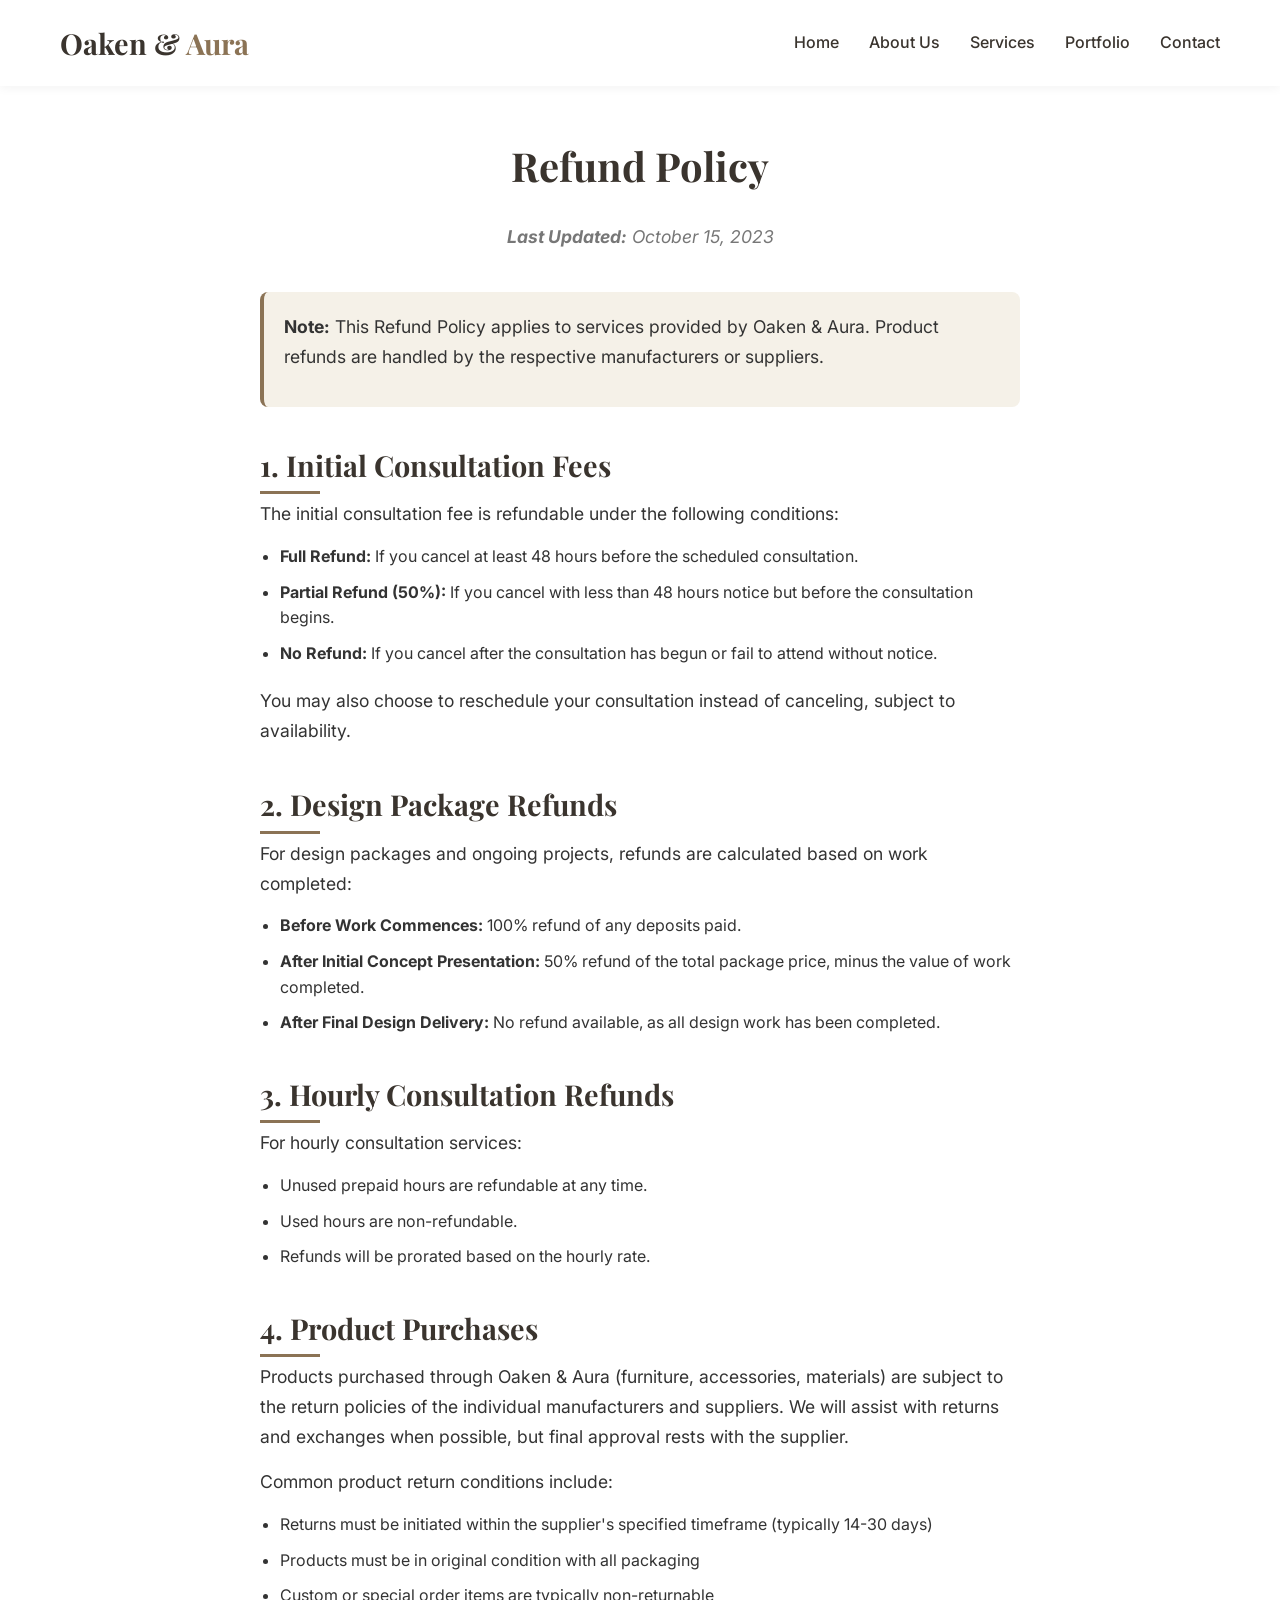
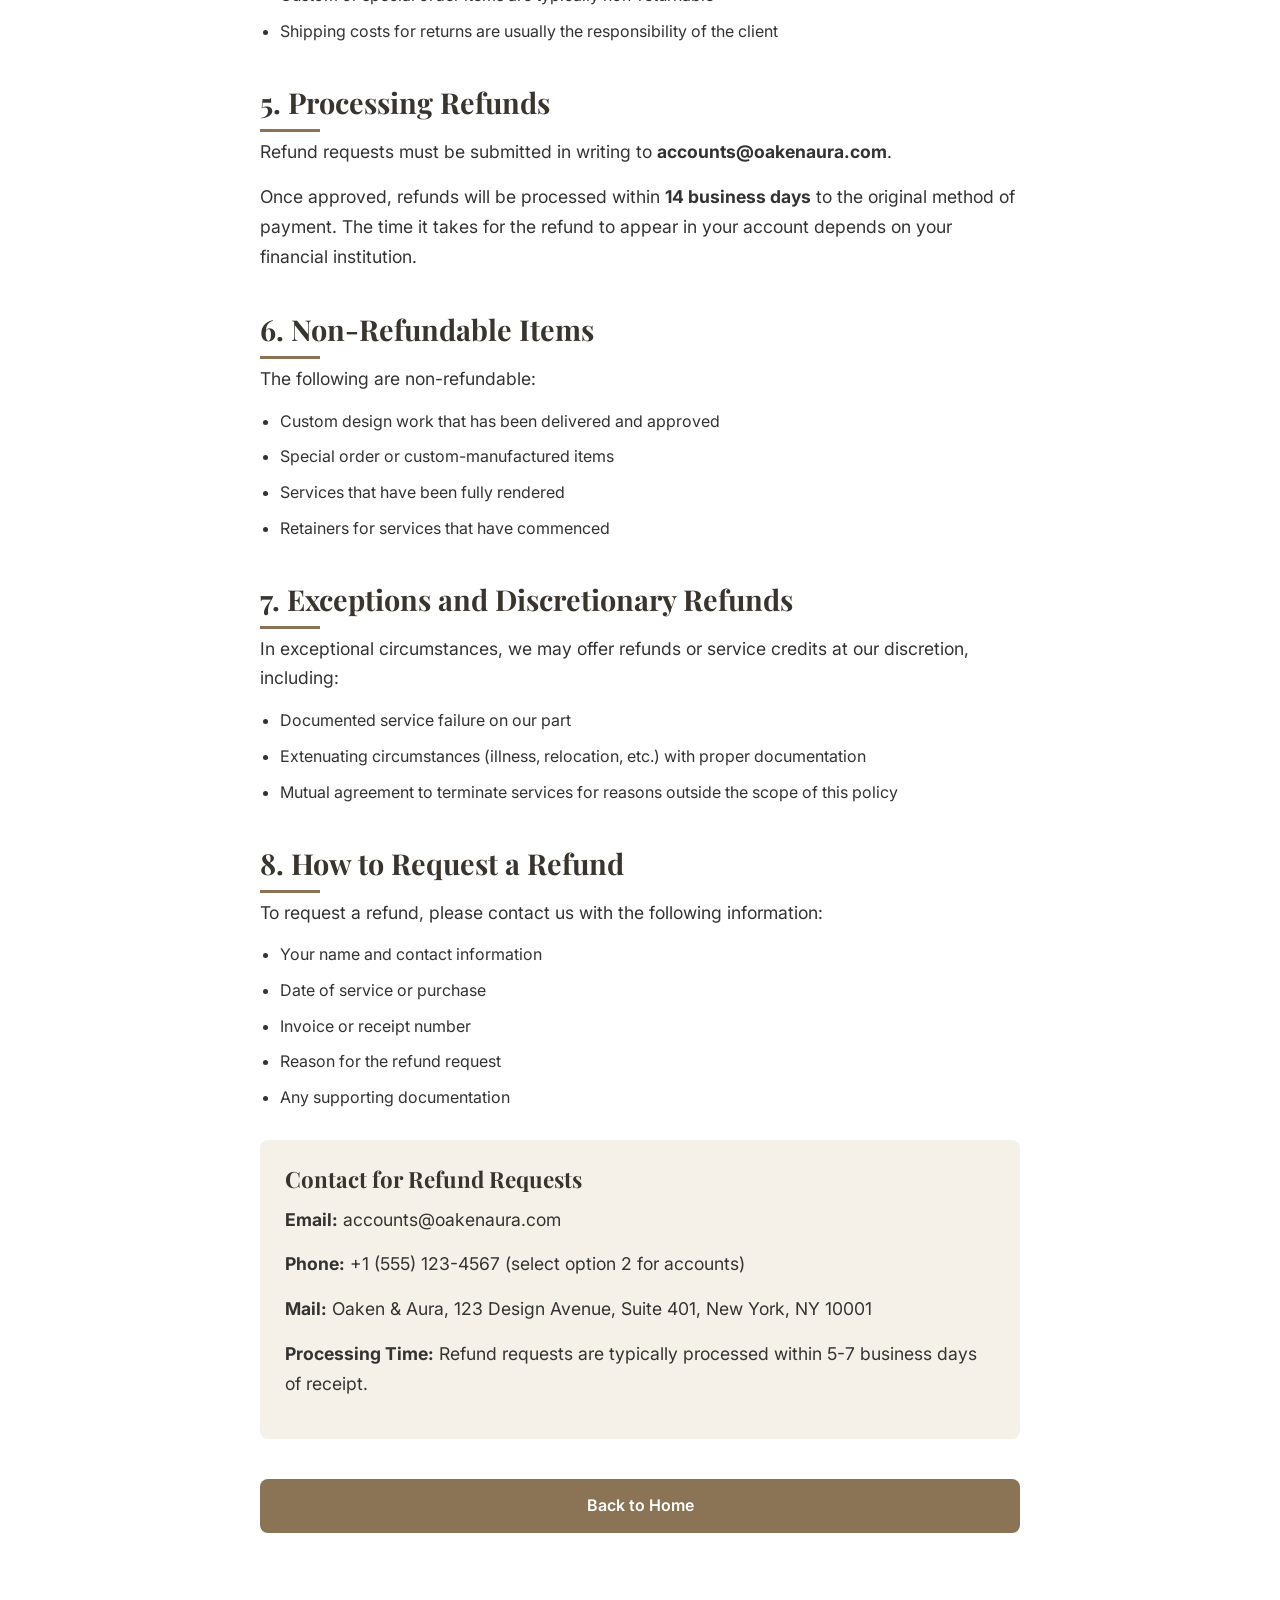
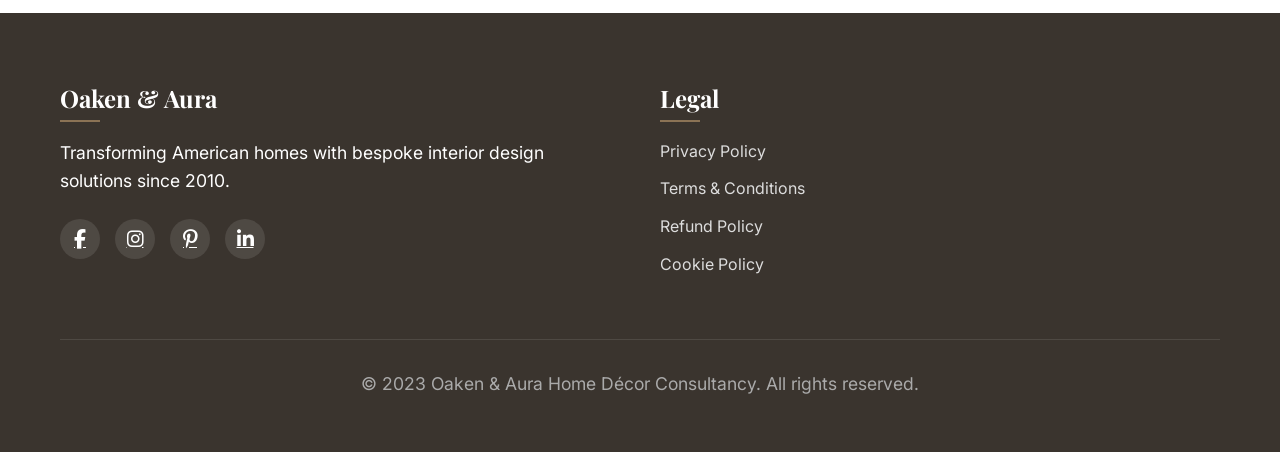
<file: public/cookie-policy.html>
<!DOCTYPE html>
<html lang="en">
<head>
    <meta charset="UTF-8">
    <meta name="viewport" content="width=device-width, initial-scale=1.0">
    <title>Refund Policy | Oaken & Aura</title>
    <meta name="description" content="Refund Policy for Oaken & Aura Home Décor Consultancy services.">
    <link rel="preconnect" href="https://fonts.googleapis.com">
    <link rel="preconnect" href="https://fonts.gstatic.com" crossorigin>
    <link href="https://fonts.googleapis.com/css2?family=Playfair+Display:wght@400;500;700&family=Inter:wght@300;400;500;600&display=swap" rel="stylesheet">
    <link rel="stylesheet" href="https://cdnjs.cloudflare.com/ajax/libs/font-awesome/6.4.0/css/all.min.css">
    <link rel="stylesheet" href="css/style.css">
    <link rel="stylesheet" href="css/policies.css">
</head>
<body>
    <!-- Header -->
    <header>
        <div class="container header-container">
            <a href="index.html" class="logo">Oaken & <span>Aura</span></a>
            <div class="mobile-toggle" id="mobileToggle">
                <i class="fas fa-bars"></i>
            </div>
            <nav>
                <ul id="navMenu">
                    <li><a href="index.html">Home</a></li>
                    <li><a href="index.html#about">About Us</a></li>
                    <li><a href="index.html#services">Services</a></li>
                    <li><a href="index.html#portfolio">Portfolio</a></li>
                    <li><a href="index.html#contact">Contact</a></li>
                </ul>
            </nav>
        </div>
    </header>

    <!-- Refund Policy Content -->
    <div class="policy-container">
        <h1>Refund Policy</h1>
        <p class="last-updated"><strong>Last Updated:</strong> October 15, 2023</p>
        
        <div class="policy-note">
            <p><strong>Note:</strong> This Refund Policy applies to services provided by Oaken & Aura. Product refunds are handled by the respective manufacturers or suppliers.</p>
        </div>
        
        <h2>1. Initial Consultation Fees</h2>
        <p>The initial consultation fee is refundable under the following conditions:</p>
        <ul>
            <li><strong>Full Refund:</strong> If you cancel at least 48 hours before the scheduled consultation.</li>
            <li><strong>Partial Refund (50%):</strong> If you cancel with less than 48 hours notice but before the consultation begins.</li>
            <li><strong>No Refund:</strong> If you cancel after the consultation has begun or fail to attend without notice.</li>
        </ul>
        <p>You may also choose to reschedule your consultation instead of canceling, subject to availability.</p>
        
        <h2>2. Design Package Refunds</h2>
        <p>For design packages and ongoing projects, refunds are calculated based on work completed:</p>
        <ul>
            <li><strong>Before Work Commences:</strong> 100% refund of any deposits paid.</li>
            <li><strong>After Initial Concept Presentation:</strong> 50% refund of the total package price, minus the value of work completed.</li>
            <li><strong>After Final Design Delivery:</strong> No refund available, as all design work has been completed.</li>
        </ul>
        
        <h2>3. Hourly Consultation Refunds</h2>
        <p>For hourly consultation services:</p>
        <ul>
            <li>Unused prepaid hours are refundable at any time.</li>
            <li>Used hours are non-refundable.</li>
            <li>Refunds will be prorated based on the hourly rate.</li>
        </ul>
        
        <h2>4. Product Purchases</h2>
        <p>Products purchased through Oaken & Aura (furniture, accessories, materials) are subject to the return policies of the individual manufacturers and suppliers. We will assist with returns and exchanges when possible, but final approval rests with the supplier.</p>
        <p>Common product return conditions include:</p>
        <ul>
            <li>Returns must be initiated within the supplier's specified timeframe (typically 14-30 days)</li>
            <li>Products must be in original condition with all packaging</li>
            <li>Custom or special order items are typically non-returnable</li>
            <li>Shipping costs for returns are usually the responsibility of the client</li>
        </ul>
        
        <h2>5. Processing Refunds</h2>
        <p>Refund requests must be submitted in writing to <strong>accounts@oakenaura.com</strong>.</p>
        <p>Once approved, refunds will be processed within <strong>14 business days</strong> to the original method of payment. The time it takes for the refund to appear in your account depends on your financial institution.</p>
        
        <h2>6. Non-Refundable Items</h2>
        <p>The following are non-refundable:</p>
        <ul>
            <li>Custom design work that has been delivered and approved</li>
            <li>Special order or custom-manufactured items</li>
            <li>Services that have been fully rendered</li>
            <li>Retainers for services that have commenced</li>
        </ul>
        
        <h2>7. Exceptions and Discretionary Refunds</h2>
        <p>In exceptional circumstances, we may offer refunds or service credits at our discretion, including:</p>
        <ul>
            <li>Documented service failure on our part</li>
            <li>Extenuating circumstances (illness, relocation, etc.) with proper documentation</li>
            <li>Mutual agreement to terminate services for reasons outside the scope of this policy</li>
        </ul>
        
        <h2>8. How to Request a Refund</h2>
        <p>To request a refund, please contact us with the following information:</p>
        <ul>
            <li>Your name and contact information</li>
            <li>Date of service or purchase</li>
            <li>Invoice or receipt number</li>
            <li>Reason for the refund request</li>
            <li>Any supporting documentation</li>
        </ul>
        
        <div class="policy-contact-info">
            <h3>Contact for Refund Requests</h3>
            <p><strong>Email:</strong> accounts@oakenaura.com</p>
            <p><strong>Phone:</strong> +1 (555) 123-4567 (select option 2 for accounts)</p>
            <p><strong>Mail:</strong> Oaken & Aura, 123 Design Avenue, Suite 401, New York, NY 10001</p>
            <p><strong>Processing Time:</strong> Refund requests are typically processed within 5-7 business days of receipt.</p>
        </div>
        
        <a href="index.html" class="btn back-to-home">Back to Home</a>
    </div>

    <!-- Footer -->
    <footer>
        <div class="container">
            <div class="footer-content">
                <div class="footer-col">
                    <h3>Oaken & Aura</h3>
                    <p>Transforming American homes with bespoke interior design solutions since 2010.</p>
                    <div class="social-links">
                        <a href="#" aria-label="Facebook"><i class="fab fa-facebook-f"></i></a>
                        <a href="#" aria-label="Instagram"><i class="fab fa-instagram"></i></a>
                        <a href="#" aria-label="Pinterest"><i class="fab fa-pinterest-p"></i></a>
                        <a href="#" aria-label="LinkedIn"><i class="fab fa-linkedin-in"></i></a>
                    </div>
                </div>
                <div class="footer-col">
                    <h3>Legal</h3>
                    <ul class="footer-links">
                        <li><a href="privacy-policy.html">Privacy Policy</a></li>
                        <li><a href="terms-conditions.html">Terms & Conditions</a></li>
                        <li><a href="refund-policy.html">Refund Policy</a></li>
                        <li><a href="cookie-policy.html">Cookie Policy</a></li>
                    </ul>
                </div>
            </div>
            <div class="copyright">
                <p>&copy; 2023 Oaken & Aura Home Décor Consultancy. All rights reserved.</p>
            </div>
        </div>
    </footer>

    <script src="js/main.js"></script>
</body>
</html>
</file>
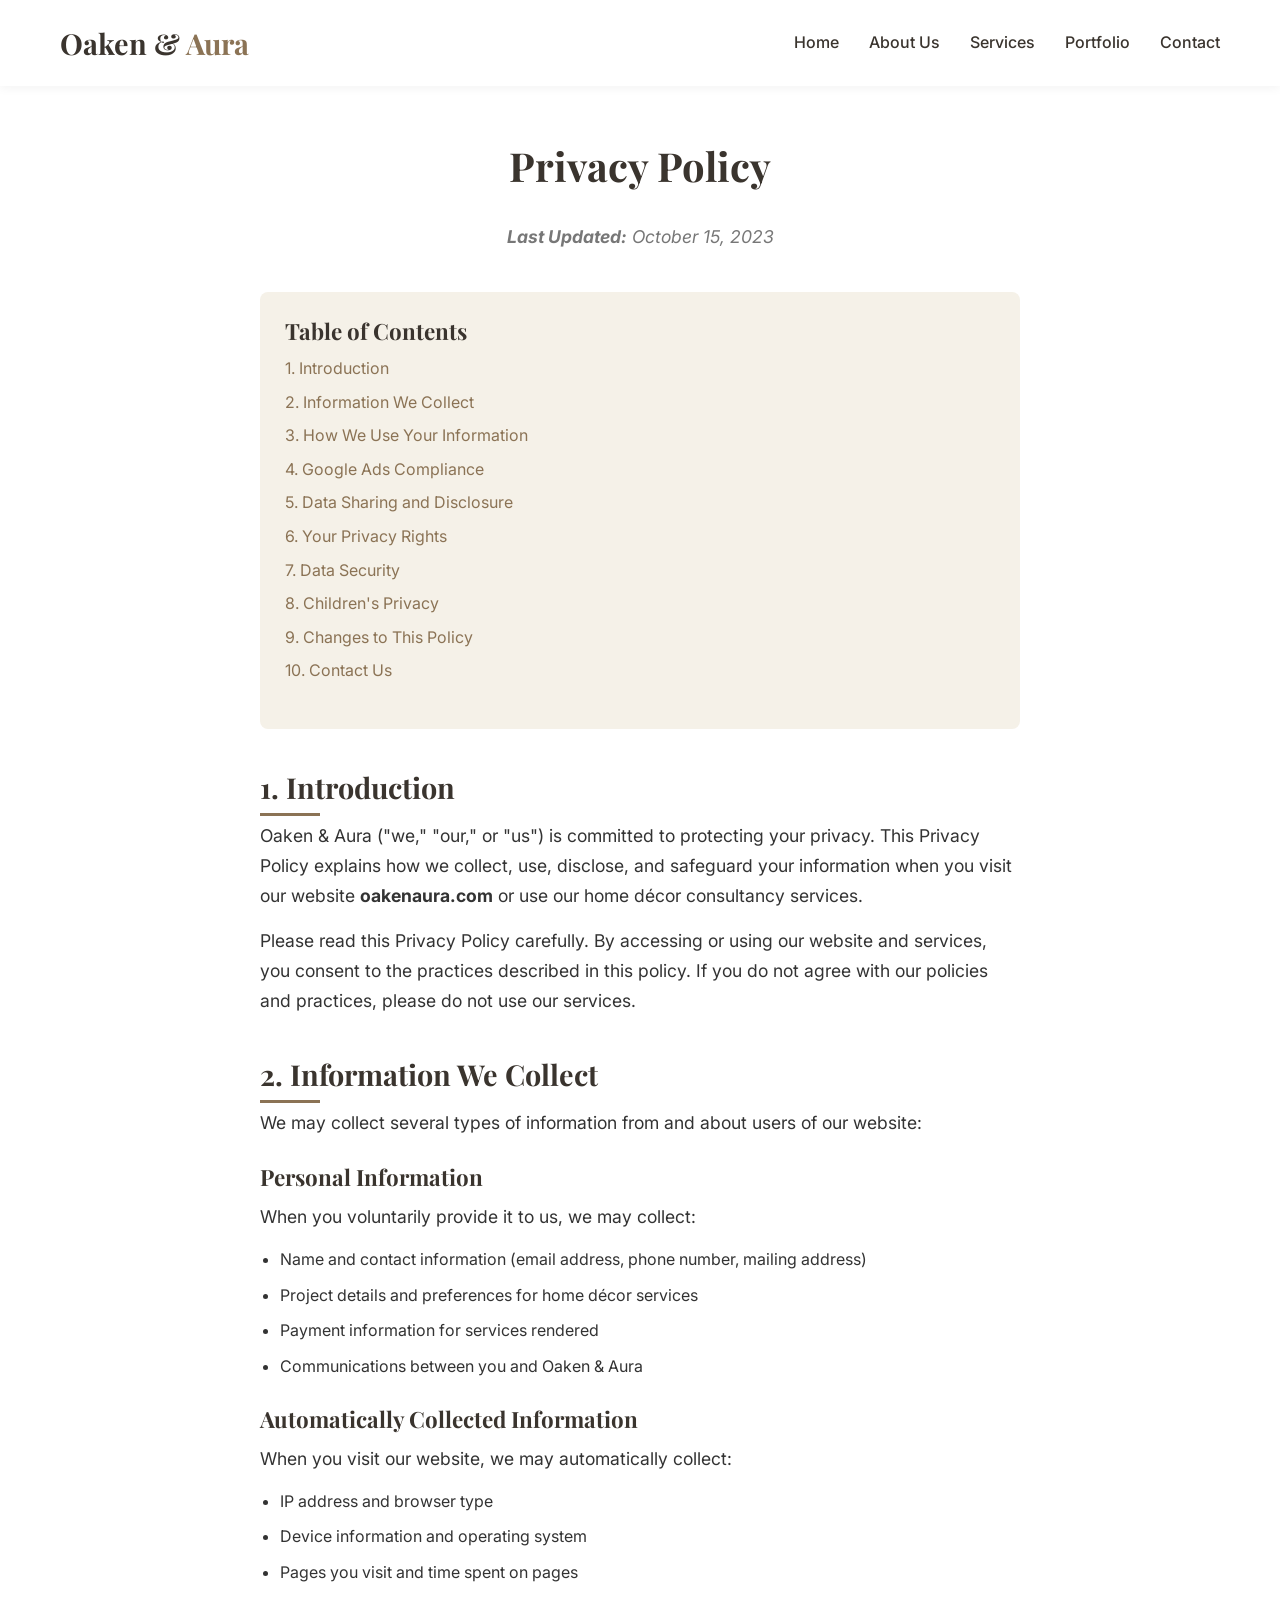
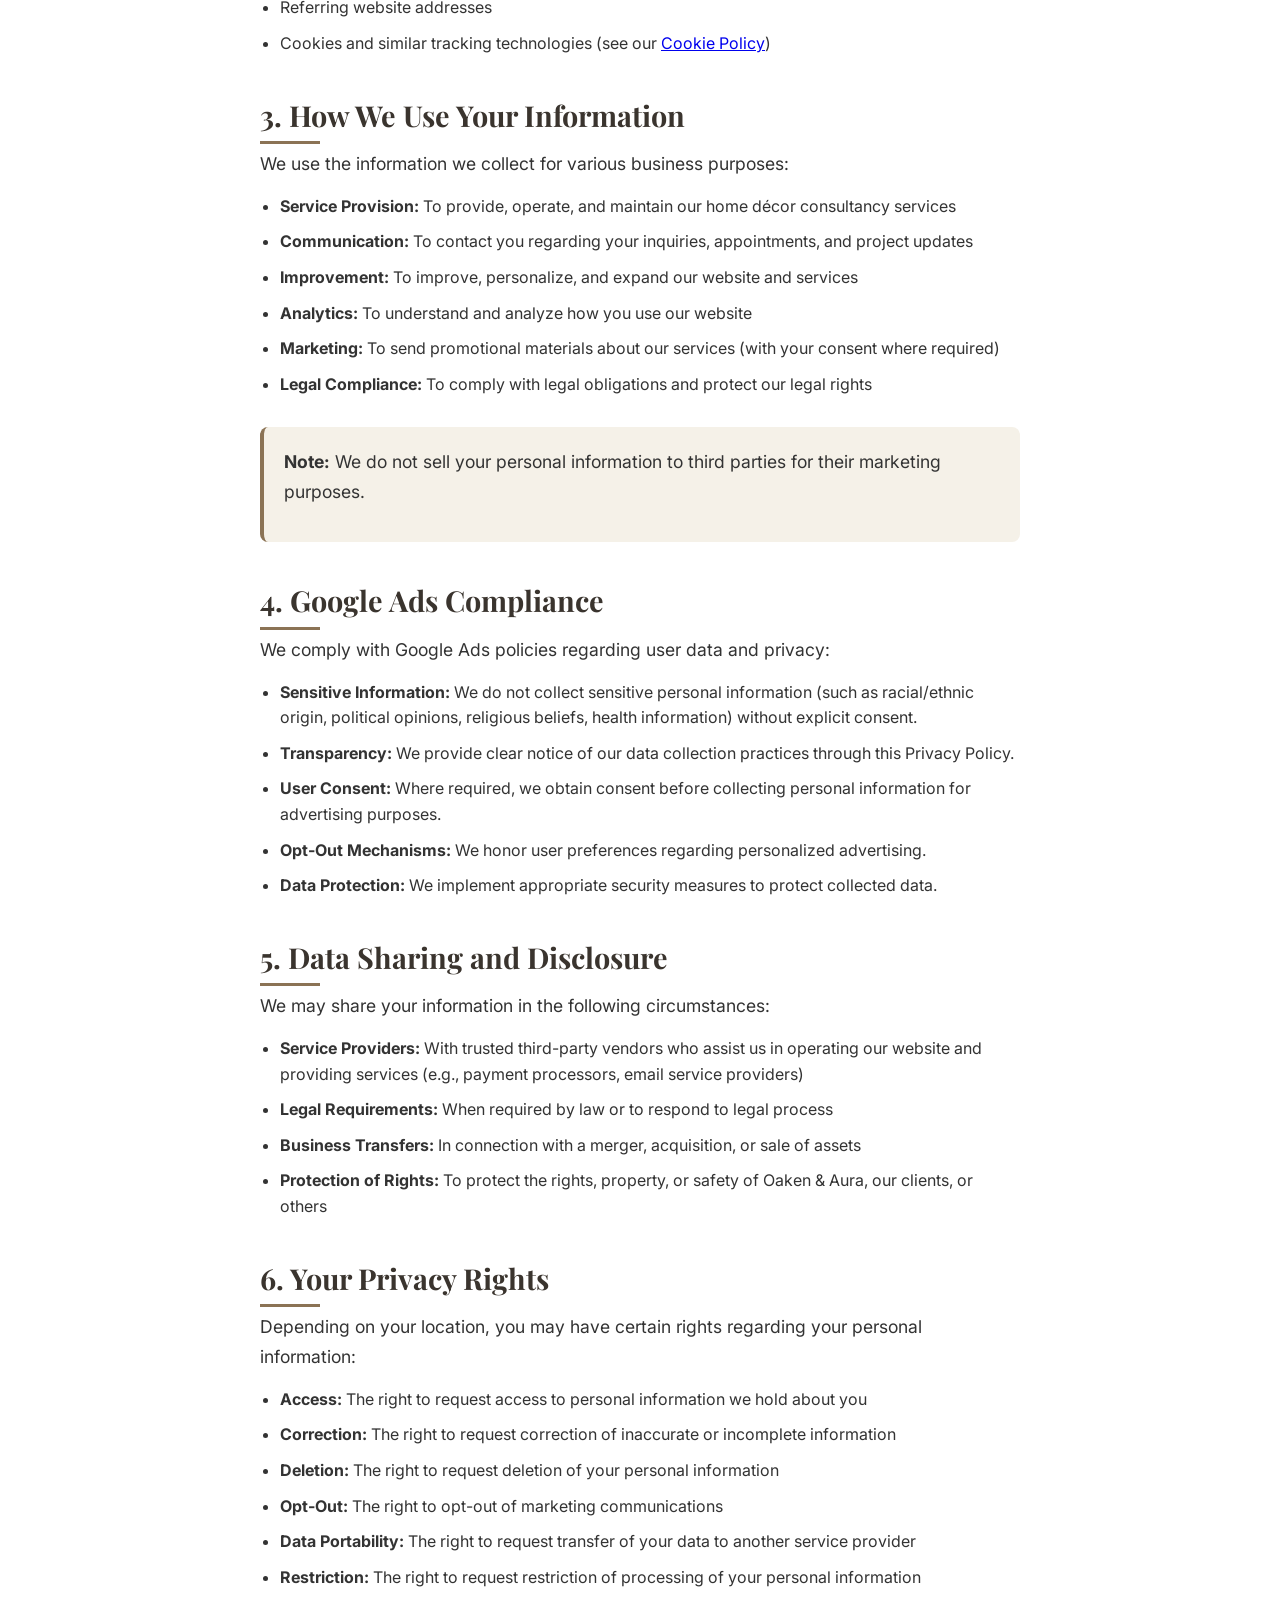
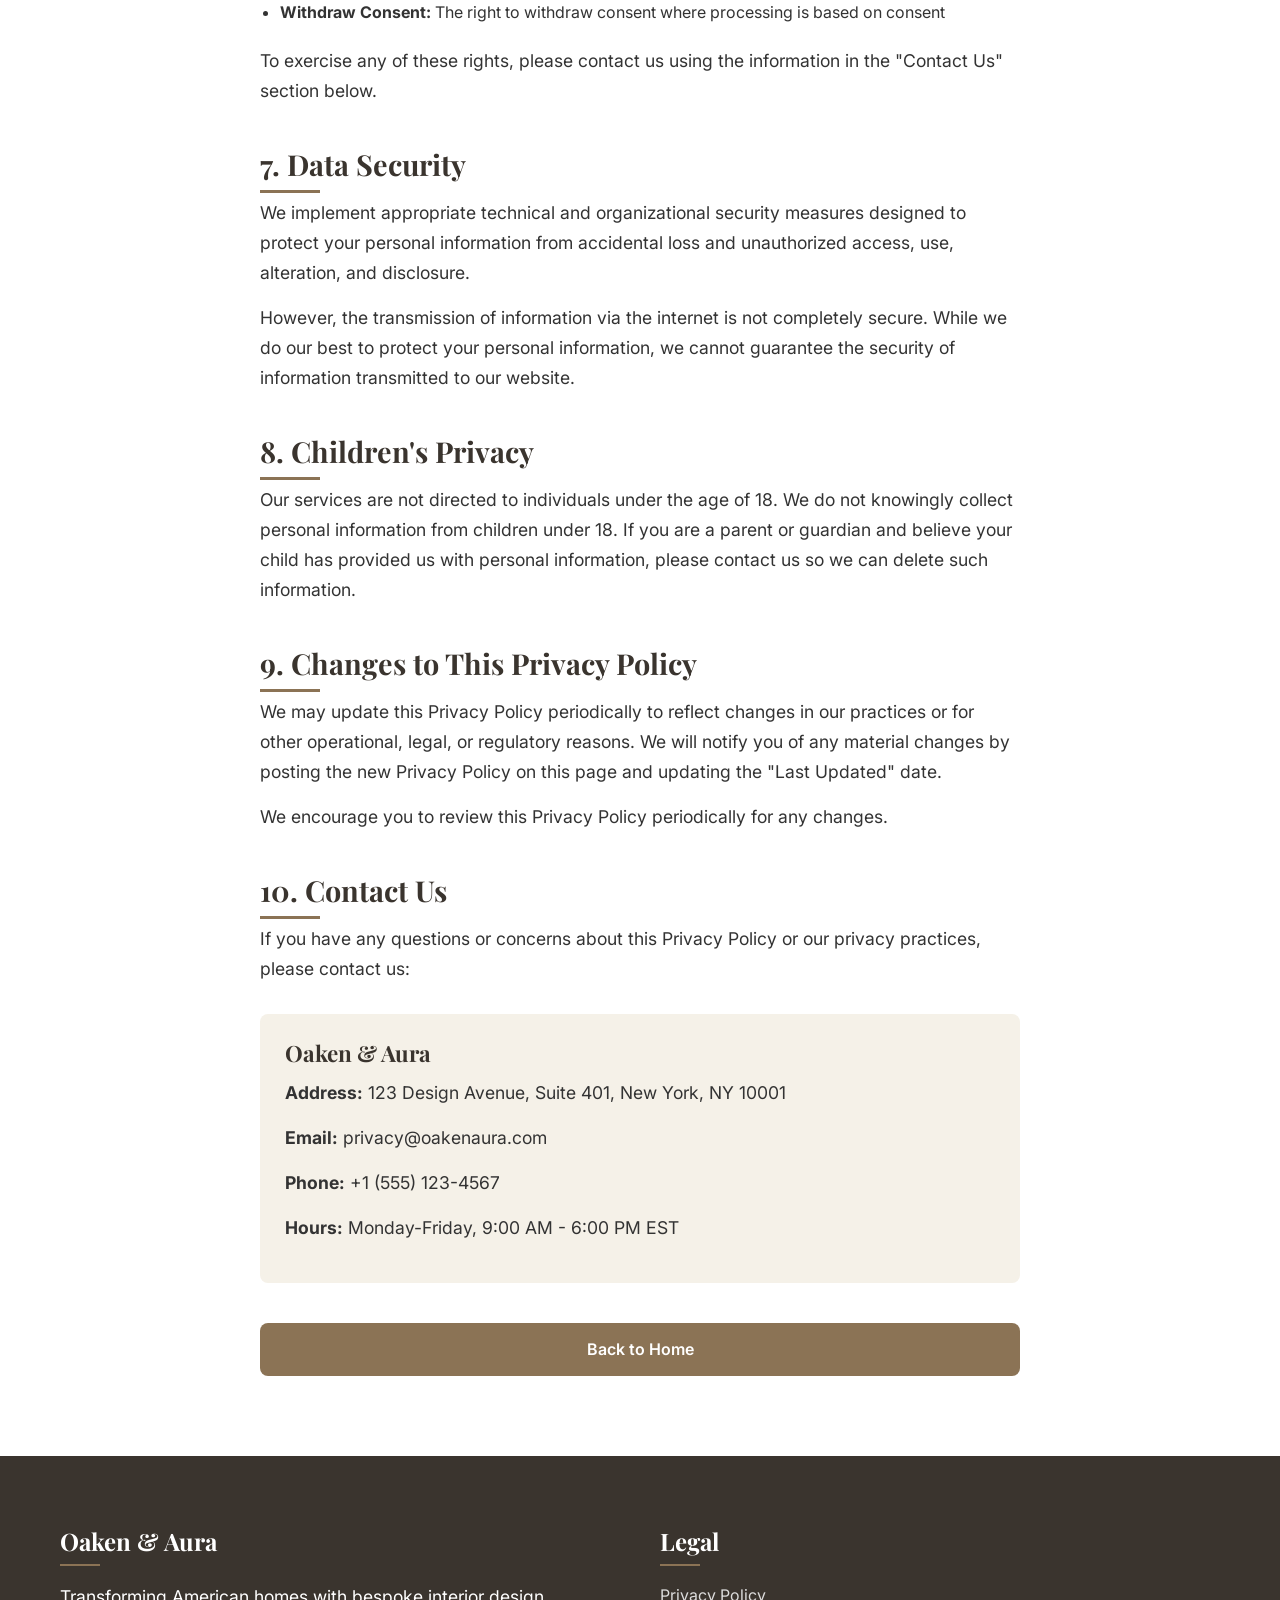
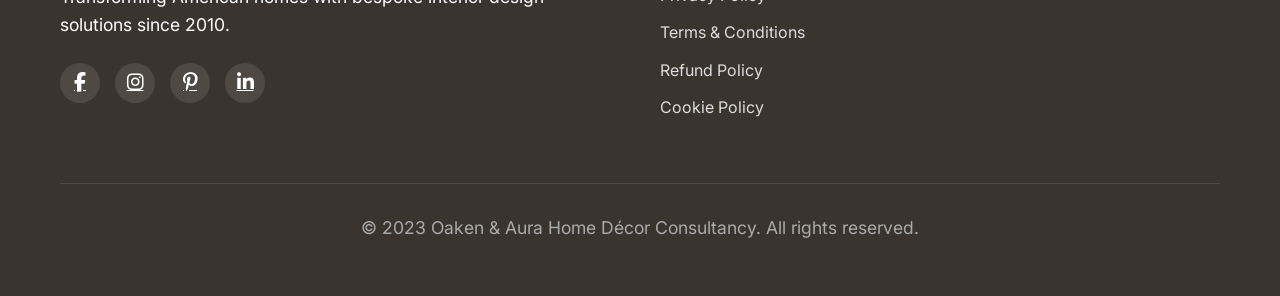
<file: public/privacy-policy.html>
<!DOCTYPE html>
<html lang="en">
<head>
    <meta charset="UTF-8">
    <meta name="viewport" content="width=device-width, initial-scale=1.0">
    <title>Privacy Policy | Oaken & Aura</title>
    <meta name="description" content="Privacy Policy for Oaken & Aura Home Décor Consultancy. Learn how we collect, use, and protect your personal information.">
    <link rel="preconnect" href="https://fonts.googleapis.com">
    <link rel="preconnect" href="https://fonts.gstatic.com" crossorigin>
    <link href="https://fonts.googleapis.com/css2?family=Playfair+Display:wght@400;500;700&family=Inter:wght@300;400;500;600&display=swap" rel="stylesheet">
    <link rel="stylesheet" href="https://cdnjs.cloudflare.com/ajax/libs/font-awesome/6.4.0/css/all.min.css">
    <link rel="stylesheet" href="css/style.css">
    <link rel="stylesheet" href="css/policies.css">
</head>
<body>
    <!-- Header -->
    <header>
        <div class="container header-container">
            <a href="index.html" class="logo">Oaken & <span>Aura</span></a>
            <div class="mobile-toggle" id="mobileToggle">
                <i class="fas fa-bars"></i>
            </div>
            <nav>
                <ul id="navMenu">
                    <li><a href="index.html">Home</a></li>
                    <li><a href="index.html#about">About Us</a></li>
                    <li><a href="index.html#services">Services</a></li>
                    <li><a href="index.html#portfolio">Portfolio</a></li>
                    <li><a href="index.html#contact">Contact</a></li>
                </ul>
            </nav>
        </div>
    </header>

    <!-- Privacy Policy Content -->
    <div class="policy-container">
        <h1>Privacy Policy</h1>
        <p class="last-updated"><strong>Last Updated:</strong> October 15, 2023</p>
        
        <div class="table-of-contents">
            <h3>Table of Contents</h3>
            <ul>
                <li><a href="#introduction">1. Introduction</a></li>
                <li><a href="#information-collected">2. Information We Collect</a></li>
                <li><a href="#how-we-use">3. How We Use Your Information</a></li>
                <li><a href="#google-ads">4. Google Ads Compliance</a></li>
                <li><a href="#data-sharing">5. Data Sharing and Disclosure</a></li>
                <li><a href="#your-rights">6. Your Privacy Rights</a></li>
                <li><a href="#data-security">7. Data Security</a></li>
                <li><a href="#children-privacy">8. Children's Privacy</a></li>
                <li><a href="#changes">9. Changes to This Policy</a></li>
                <li><a href="#contact-us">10. Contact Us</a></li>
            </ul>
        </div>
        
        <h2 id="introduction">1. Introduction</h2>
        <p>Oaken & Aura ("we," "our," or "us") is committed to protecting your privacy. This Privacy Policy explains how we collect, use, disclose, and safeguard your information when you visit our website <strong>oakenaura.com</strong> or use our home décor consultancy services.</p>
        <p>Please read this Privacy Policy carefully. By accessing or using our website and services, you consent to the practices described in this policy. If you do not agree with our policies and practices, please do not use our services.</p>
        
        <h2 id="information-collected">2. Information We Collect</h2>
        <p>We may collect several types of information from and about users of our website:</p>
        
        <h3>Personal Information</h3>
        <p>When you voluntarily provide it to us, we may collect:</p>
        <ul>
            <li>Name and contact information (email address, phone number, mailing address)</li>
            <li>Project details and preferences for home décor services</li>
            <li>Payment information for services rendered</li>
            <li>Communications between you and Oaken & Aura</li>
        </ul>
        
        <h3>Automatically Collected Information</h3>
        <p>When you visit our website, we may automatically collect:</p>
        <ul>
            <li>IP address and browser type</li>
            <li>Device information and operating system</li>
            <li>Pages you visit and time spent on pages</li>
            <li>Referring website addresses</li>
            <li>Cookies and similar tracking technologies (see our <a href="cookie-policy.html">Cookie Policy</a>)</li>
        </ul>
        
        <h2 id="how-we-use">3. How We Use Your Information</h2>
        <p>We use the information we collect for various business purposes:</p>
        <ul>
            <li><strong>Service Provision:</strong> To provide, operate, and maintain our home décor consultancy services</li>
            <li><strong>Communication:</strong> To contact you regarding your inquiries, appointments, and project updates</li>
            <li><strong>Improvement:</strong> To improve, personalize, and expand our website and services</li>
            <li><strong>Analytics:</strong> To understand and analyze how you use our website</li>
            <li><strong>Marketing:</strong> To send promotional materials about our services (with your consent where required)</li>
            <li><strong>Legal Compliance:</strong> To comply with legal obligations and protect our legal rights</li>
        </ul>
        
        <div class="policy-note">
            <p><strong>Note:</strong> We do not sell your personal information to third parties for their marketing purposes.</p>
        </div>
        
        <h2 id="google-ads">4. Google Ads Compliance</h2>
        <p>We comply with Google Ads policies regarding user data and privacy:</p>
        <ul>
            <li><strong>Sensitive Information:</strong> We do not collect sensitive personal information (such as racial/ethnic origin, political opinions, religious beliefs, health information) without explicit consent.</li>
            <li><strong>Transparency:</strong> We provide clear notice of our data collection practices through this Privacy Policy.</li>
            <li><strong>User Consent:</strong> Where required, we obtain consent before collecting personal information for advertising purposes.</li>
            <li><strong>Opt-Out Mechanisms:</strong> We honor user preferences regarding personalized advertising.</li>
            <li><strong>Data Protection:</strong> We implement appropriate security measures to protect collected data.</li>
        </ul>
        
        <h2 id="data-sharing">5. Data Sharing and Disclosure</h2>
        <p>We may share your information in the following circumstances:</p>
        <ul>
            <li><strong>Service Providers:</strong> With trusted third-party vendors who assist us in operating our website and providing services (e.g., payment processors, email service providers)</li>
            <li><strong>Legal Requirements:</strong> When required by law or to respond to legal process</li>
            <li><strong>Business Transfers:</strong> In connection with a merger, acquisition, or sale of assets</li>
            <li><strong>Protection of Rights:</strong> To protect the rights, property, or safety of Oaken & Aura, our clients, or others</li>
        </ul>
        
        <h2 id="your-rights">6. Your Privacy Rights</h2>
        <p>Depending on your location, you may have certain rights regarding your personal information:</p>
        <ul>
            <li><strong>Access:</strong> The right to request access to personal information we hold about you</li>
            <li><strong>Correction:</strong> The right to request correction of inaccurate or incomplete information</li>
            <li><strong>Deletion:</strong> The right to request deletion of your personal information</li>
            <li><strong>Opt-Out:</strong> The right to opt-out of marketing communications</li>
            <li><strong>Data Portability:</strong> The right to request transfer of your data to another service provider</li>
            <li><strong>Restriction:</strong> The right to request restriction of processing of your personal information</li>
            <li><strong>Withdraw Consent:</strong> The right to withdraw consent where processing is based on consent</li>
        </ul>
        
        <p>To exercise any of these rights, please contact us using the information in the "Contact Us" section below.</p>
        
        <h2 id="data-security">7. Data Security</h2>
        <p>We implement appropriate technical and organizational security measures designed to protect your personal information from accidental loss and unauthorized access, use, alteration, and disclosure.</p>
        <p>However, the transmission of information via the internet is not completely secure. While we do our best to protect your personal information, we cannot guarantee the security of information transmitted to our website.</p>
        
        <h2 id="children-privacy">8. Children's Privacy</h2>
        <p>Our services are not directed to individuals under the age of 18. We do not knowingly collect personal information from children under 18. If you are a parent or guardian and believe your child has provided us with personal information, please contact us so we can delete such information.</p>
        
        <h2 id="changes">9. Changes to This Privacy Policy</h2>
        <p>We may update this Privacy Policy periodically to reflect changes in our practices or for other operational, legal, or regulatory reasons. We will notify you of any material changes by posting the new Privacy Policy on this page and updating the "Last Updated" date.</p>
        <p>We encourage you to review this Privacy Policy periodically for any changes.</p>
        
        <h2 id="contact-us">10. Contact Us</h2>
        <p>If you have any questions or concerns about this Privacy Policy or our privacy practices, please contact us:</p>
        
        <div class="policy-contact-info">
            <h3>Oaken & Aura</h3>
            <p><strong>Address:</strong> 123 Design Avenue, Suite 401, New York, NY 10001</p>
            <p><strong>Email:</strong> privacy@oakenaura.com</p>
            <p><strong>Phone:</strong> +1 (555) 123-4567</p>
            <p><strong>Hours:</strong> Monday-Friday, 9:00 AM - 6:00 PM EST</p>
        </div>
        
        <a href="index.html" class="btn back-to-home">Back to Home</a>
    </div>

    <!-- Footer -->
    <footer>
        <div class="container">
            <div class="footer-content">
                <div class="footer-col">
                    <h3>Oaken & Aura</h3>
                    <p>Transforming American homes with bespoke interior design solutions since 2010.</p>
                    <div class="social-links">
                        <a href="#" aria-label="Facebook"><i class="fab fa-facebook-f"></i></a>
                        <a href="#" aria-label="Instagram"><i class="fab fa-instagram"></i></a>
                        <a href="#" aria-label="Pinterest"><i class="fab fa-pinterest-p"></i></a>
                        <a href="#" aria-label="LinkedIn"><i class="fab fa-linkedin-in"></i></a>
                    </div>
                </div>
                <div class="footer-col">
                    <h3>Legal</h3>
                    <ul class="footer-links">
                        <li><a href="privacy-policy.html">Privacy Policy</a></li>
                        <li><a href="terms-conditions.html">Terms & Conditions</a></li>
                        <li><a href="refund-policy.html">Refund Policy</a></li>
                        <li><a href="cookie-policy.html">Cookie Policy</a></li>
                    </ul>
                </div>
            </div>
            <div class="copyright">
                <p>&copy; 2023 Oaken & Aura Home Décor Consultancy. All rights reserved.</p>
            </div>
        </div>
    </footer>

    <script src="js/main.js"></script>
</body>
</html>
</file>
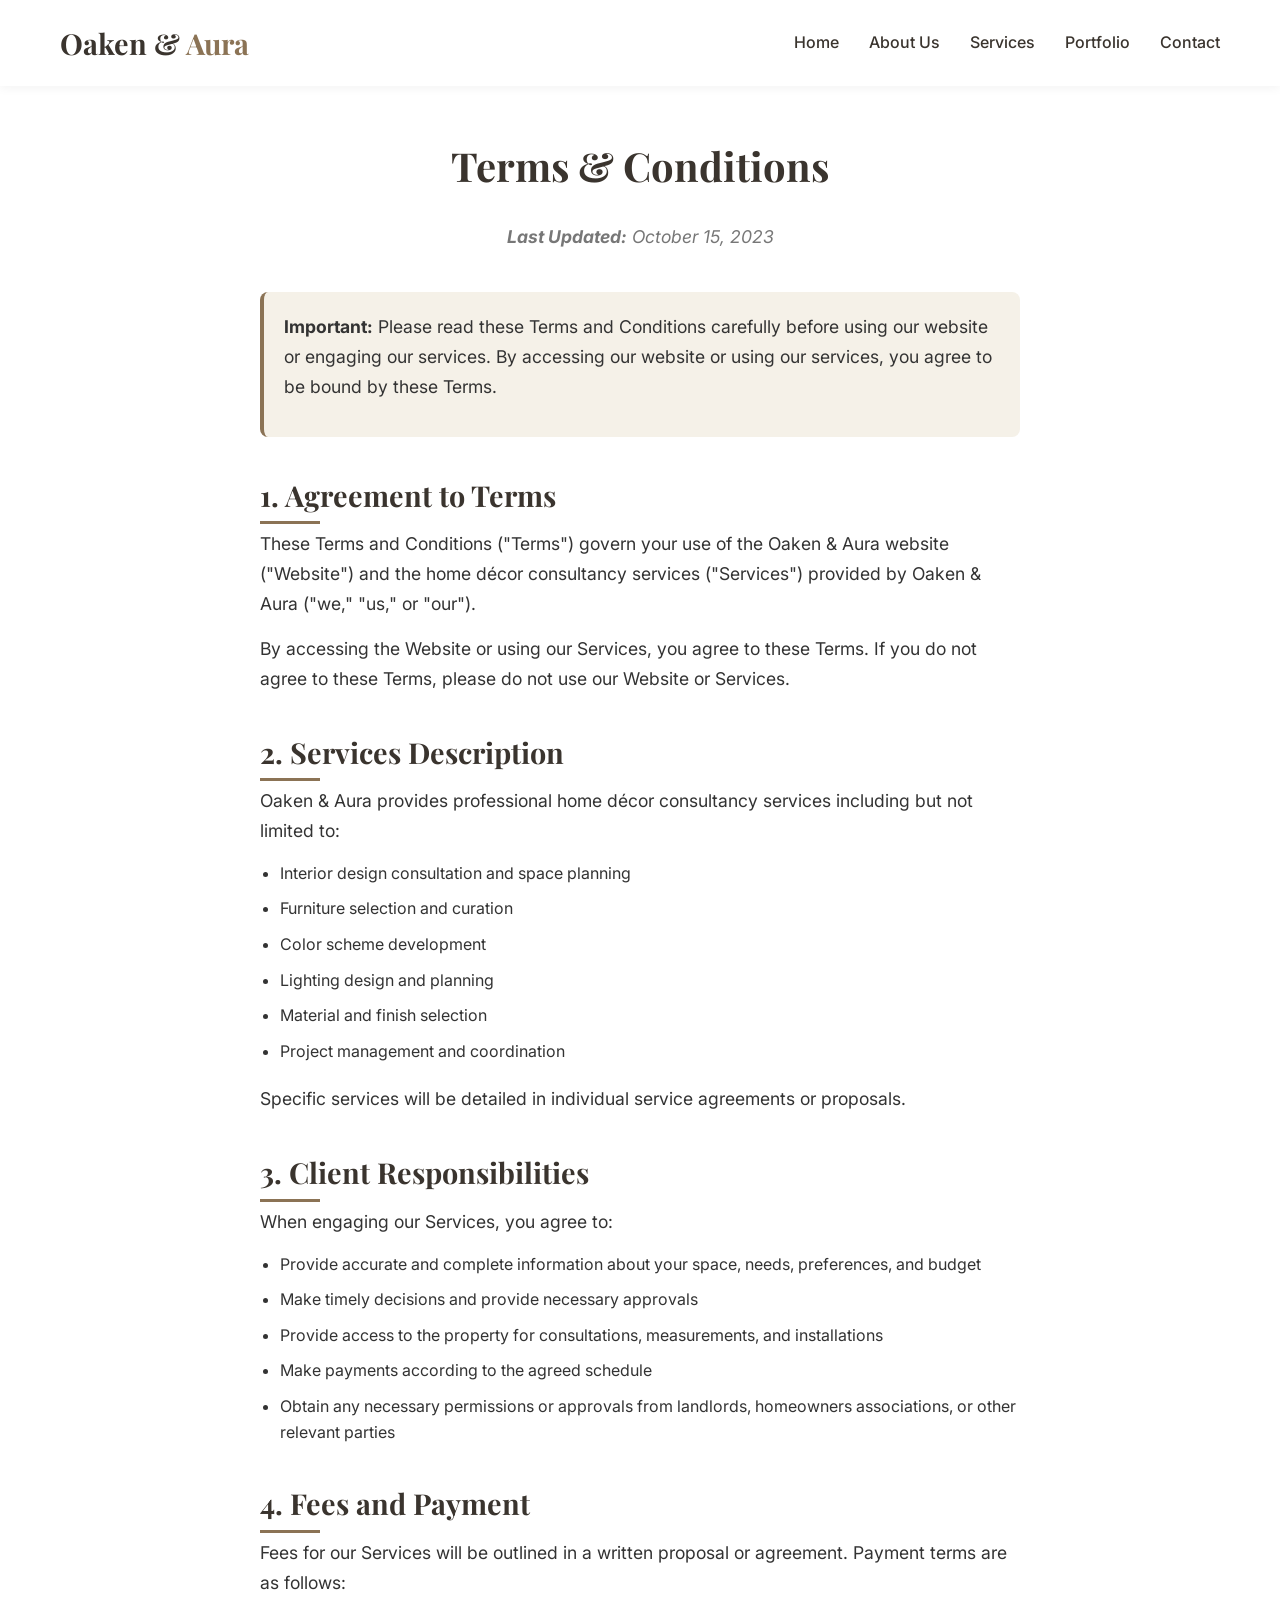
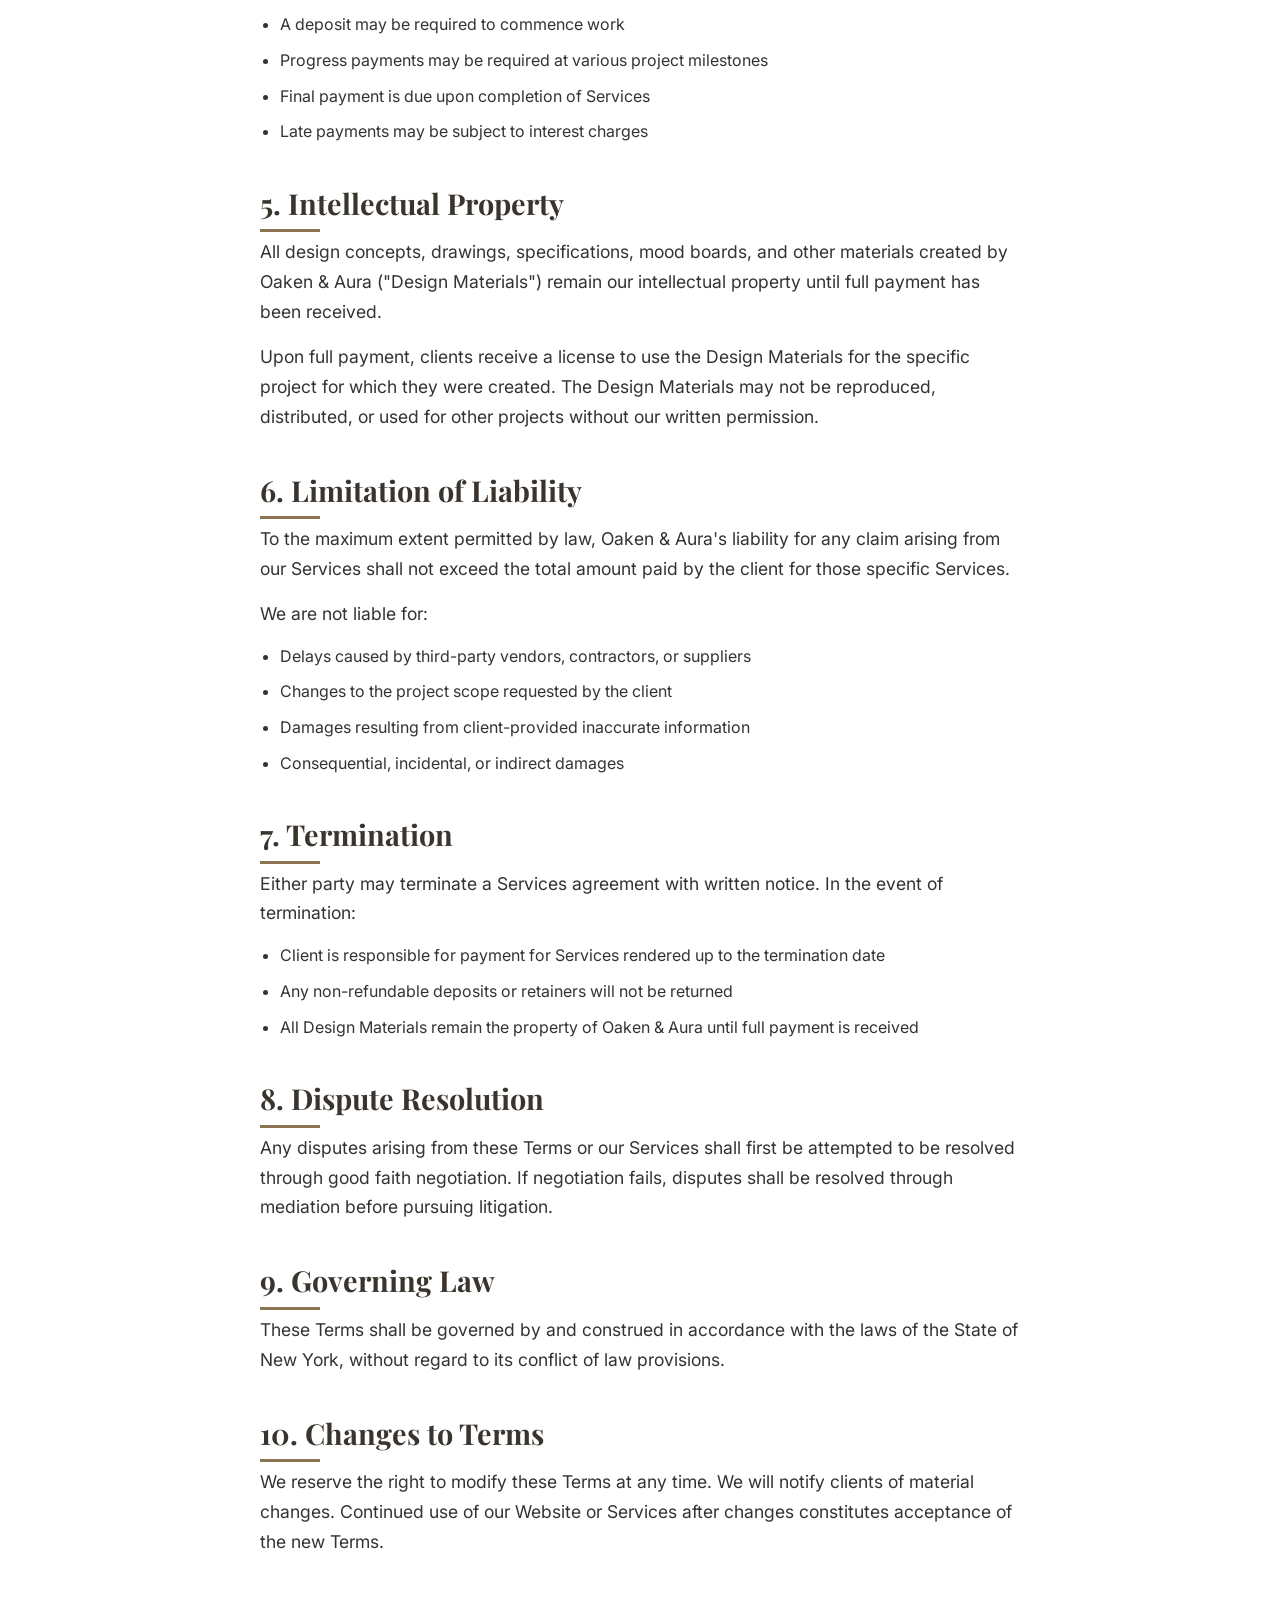
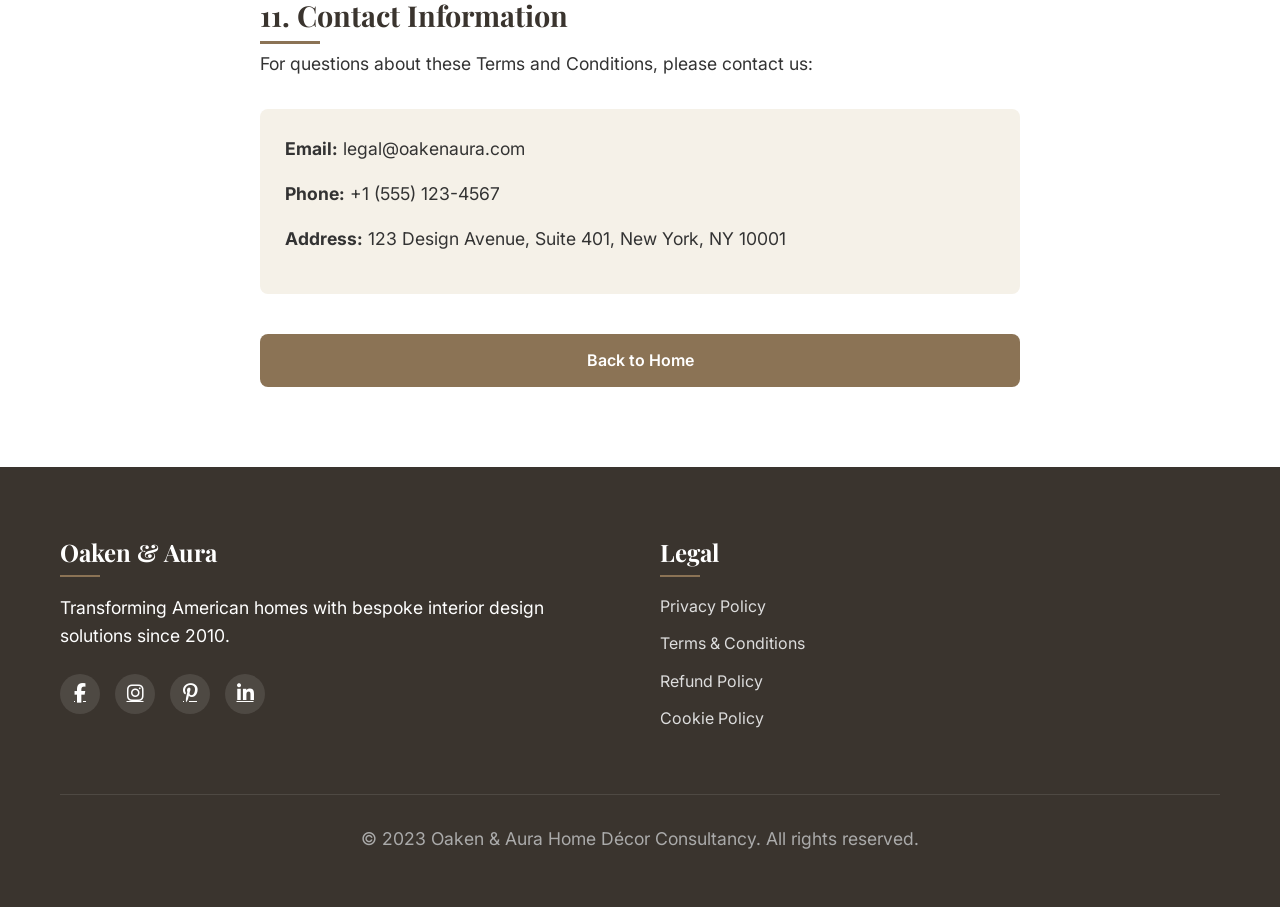
<file: public/terms-conditions.html>
<!DOCTYPE html>
<html lang="en">
<head>
    <meta charset="UTF-8">
    <meta name="viewport" content="width=device-width, initial-scale=1.0">
    <title>Terms & Conditions | Oaken & Aura</title>
    <meta name="description" content="Terms and Conditions for Oaken & Aura Home Décor Consultancy services.">
    <link rel="preconnect" href="https://fonts.googleapis.com">
    <link rel="preconnect" href="https://fonts.gstatic.com" crossorigin>
    <link href="https://fonts.googleapis.com/css2?family=Playfair+Display:wght@400;500;700&family=Inter:wght@300;400;500;600&display=swap" rel="stylesheet">
    <link rel="stylesheet" href="https://cdnjs.cloudflare.com/ajax/libs/font-awesome/6.4.0/css/all.min.css">
    <link rel="stylesheet" href="css/style.css">
    <link rel="stylesheet" href="css/policies.css">
</head>
<body>
    <!-- Header -->
    <header>
        <div class="container header-container">
            <a href="index.html" class="logo">Oaken & <span>Aura</span></a>
            <div class="mobile-toggle" id="mobileToggle">
                <i class="fas fa-bars"></i>
            </div>
            <nav>
                <ul id="navMenu">
                    <li><a href="index.html">Home</a></li>
                    <li><a href="index.html#about">About Us</a></li>
                    <li><a href="index.html#services">Services</a></li>
                    <li><a href="index.html#portfolio">Portfolio</a></li>
                    <li><a href="index.html#contact">Contact</a></li>
                </ul>
            </nav>
        </div>
    </header>

    <!-- Terms & Conditions Content -->
    <div class="policy-container">
        <h1>Terms & Conditions</h1>
        <p class="last-updated"><strong>Last Updated:</strong> October 15, 2023</p>
        
        <div class="policy-note">
            <p><strong>Important:</strong> Please read these Terms and Conditions carefully before using our website or engaging our services. By accessing our website or using our services, you agree to be bound by these Terms.</p>
        </div>
        
        <h2>1. Agreement to Terms</h2>
        <p>These Terms and Conditions ("Terms") govern your use of the Oaken & Aura website ("Website") and the home décor consultancy services ("Services") provided by Oaken & Aura ("we," "us," or "our").</p>
        <p>By accessing the Website or using our Services, you agree to these Terms. If you do not agree to these Terms, please do not use our Website or Services.</p>
        
        <h2>2. Services Description</h2>
        <p>Oaken & Aura provides professional home décor consultancy services including but not limited to:</p>
        <ul>
            <li>Interior design consultation and space planning</li>
            <li>Furniture selection and curation</li>
            <li>Color scheme development</li>
            <li>Lighting design and planning</li>
            <li>Material and finish selection</li>
            <li>Project management and coordination</li>
        </ul>
        <p>Specific services will be detailed in individual service agreements or proposals.</p>
        
        <h2>3. Client Responsibilities</h2>
        <p>When engaging our Services, you agree to:</p>
        <ul>
            <li>Provide accurate and complete information about your space, needs, preferences, and budget</li>
            <li>Make timely decisions and provide necessary approvals</li>
            <li>Provide access to the property for consultations, measurements, and installations</li>
            <li>Make payments according to the agreed schedule</li>
            <li>Obtain any necessary permissions or approvals from landlords, homeowners associations, or other relevant parties</li>
        </ul>
        
        <h2>4. Fees and Payment</h2>
        <p>Fees for our Services will be outlined in a written proposal or agreement. Payment terms are as follows:</p>
        <ul>
            <li>A deposit may be required to commence work</li>
            <li>Progress payments may be required at various project milestones</li>
            <li>Final payment is due upon completion of Services</li>
            <li>Late payments may be subject to interest charges</li>
        </ul>
        
        <h2>5. Intellectual Property</h2>
        <p>All design concepts, drawings, specifications, mood boards, and other materials created by Oaken & Aura ("Design Materials") remain our intellectual property until full payment has been received.</p>
        <p>Upon full payment, clients receive a license to use the Design Materials for the specific project for which they were created. The Design Materials may not be reproduced, distributed, or used for other projects without our written permission.</p>
        
        <h2>6. Limitation of Liability</h2>
        <p>To the maximum extent permitted by law, Oaken & Aura's liability for any claim arising from our Services shall not exceed the total amount paid by the client for those specific Services.</p>
        <p>We are not liable for:</p>
        <ul>
            <li>Delays caused by third-party vendors, contractors, or suppliers</li>
            <li>Changes to the project scope requested by the client</li>
            <li>Damages resulting from client-provided inaccurate information</li>
            <li>Consequential, incidental, or indirect damages</li>
        </ul>
        
        <h2>7. Termination</h2>
        <p>Either party may terminate a Services agreement with written notice. In the event of termination:</p>
        <ul>
            <li>Client is responsible for payment for Services rendered up to the termination date</li>
            <li>Any non-refundable deposits or retainers will not be returned</li>
            <li>All Design Materials remain the property of Oaken & Aura until full payment is received</li>
        </ul>
        
        <h2>8. Dispute Resolution</h2>
        <p>Any disputes arising from these Terms or our Services shall first be attempted to be resolved through good faith negotiation. If negotiation fails, disputes shall be resolved through mediation before pursuing litigation.</p>
        
        <h2>9. Governing Law</h2>
        <p>These Terms shall be governed by and construed in accordance with the laws of the State of New York, without regard to its conflict of law provisions.</p>
        
        <h2>10. Changes to Terms</h2>
        <p>We reserve the right to modify these Terms at any time. We will notify clients of material changes. Continued use of our Website or Services after changes constitutes acceptance of the new Terms.</p>
        
        <h2>11. Contact Information</h2>
        <p>For questions about these Terms and Conditions, please contact us:</p>
        <div class="policy-contact-info">
            <p><strong>Email:</strong> legal@oakenaura.com</p>
            <p><strong>Phone:</strong> +1 (555) 123-4567</p>
            <p><strong>Address:</strong> 123 Design Avenue, Suite 401, New York, NY 10001</p>
        </div>
        
        <a href="index.html" class="btn back-to-home">Back to Home</a>
    </div>

    <!-- Footer -->
    <footer>
        <div class="container">
            <div class="footer-content">
                <div class="footer-col">
                    <h3>Oaken & Aura</h3>
                    <p>Transforming American homes with bespoke interior design solutions since 2010.</p>
                    <div class="social-links">
                        <a href="#" aria-label="Facebook"><i class="fab fa-facebook-f"></i></a>
                        <a href="#" aria-label="Instagram"><i class="fab fa-instagram"></i></a>
                        <a href="#" aria-label="Pinterest"><i class="fab fa-pinterest-p"></i></a>
                        <a href="#" aria-label="LinkedIn"><i class="fab fa-linkedin-in"></i></a>
                    </div>
                </div>
                <div class="footer-col">
                    <h3>Legal</h3>
                    <ul class="footer-links">
                        <li><a href="privacy-policy.html">Privacy Policy</a></li>
                        <li><a href="terms-conditions.html">Terms & Conditions</a></li>
                        <li><a href="refund-policy.html">Refund Policy</a></li>
                        <li><a href="cookie-policy.html">Cookie Policy</a></li>
                    </ul>
                </div>
            </div>
            <div class="copyright">
                <p>&copy; 2023 Oaken & Aura Home Décor Consultancy. All rights reserved.</p>
            </div>
        </div>
    </footer>

    <script src="js/main.js"></script>
</body>
</html>
</file>
<file: public/css/style.css>
:root {
    --primary: #8B7355; /* Earthy bronze */
    --secondary: #F5F1E8; /* Warm cream */
    --dark: #3A342E; /* Deep brown */
    --light: #FFFFFF; /* White */
    --accent: #A38F78; /* Light taupe */
    --text: #333333; /* Dark gray for text */
    --text-light: #777777; /* Light gray */
    --font-heading: 'Playfair Display', serif;
    --font-body: 'Inter', sans-serif;
    --shadow: 0 4px 12px rgba(0, 0, 0, 0.08);
    --transition: all 0.3s ease;
    --border-radius: 8px;
}

* {
    margin: 0;
    padding: 0;
    box-sizing: border-box;
}

html {
    scroll-behavior: smooth;
}

body {
    font-family: var(--font-body);
    color: var(--text);
    line-height: 1.6;
    background-color: var(--light);
}

h1, h2, h3, h4 {
    font-family: var(--font-heading);
    font-weight: 700;
    line-height: 1.3;
    color: var(--dark);
}

h1 {
    font-size: 3.5rem;
    margin-bottom: 1.5rem;
}

h2 {
    font-size: 2.5rem;
    margin-bottom: 1.5rem;
    position: relative;
}

h2:after {
    content: '';
    position: absolute;
    bottom: -10px;
    left: 0;
    width: 60px;
    height: 3px;
    background-color: var(--primary);
}

h3 {
    font-size: 1.8rem;
    margin-bottom: 1rem;
}

p {
    margin-bottom: 1.5rem;
    font-size: 1.1rem;
}

.container {
    width: 100%;
    max-width: 1200px;
    margin: 0 auto;
    padding: 0 20px;
}

section {
    padding: 80px 0;
}

.section-light {
    background-color: var(--secondary);
}

.btn {
    display: inline-block;
    background-color: var(--primary);
    color: var(--light);
    padding: 14px 32px;
    border-radius: var(--border-radius);
    text-decoration: none;
    font-weight: 600;
    font-size: 1rem;
    border: none;
    cursor: pointer;
    transition: var(--transition);
    text-align: center;
}

.btn:hover {
    background-color: var(--dark);
    transform: translateY(-3px);
    box-shadow: var(--shadow);
}

.btn-outline {
    background-color: transparent;
    border: 2px solid var(--primary);
    color: var(--primary);
}

.btn-outline:hover {
    background-color: var(--primary);
    color: var(--light);
}

/* Header */
header {
    position: fixed;
    top: 0;
    left: 0;
    width: 100%;
    z-index: 1000;
    background-color: var(--light);
    box-shadow: 0 2px 10px rgba(0, 0, 0, 0.05);
    padding: 20px 0;
}

.header-container {
    display: flex;
    justify-content: space-between;
    align-items: center;
}

.logo {
    font-family: var(--font-heading);
    font-size: 1.8rem;
    font-weight: 700;
    color: var(--dark);
    text-decoration: none;
}

.logo span {
    color: var(--primary);
}

nav ul {
    display: flex;
    list-style: none;
}

nav ul li {
    margin-left: 30px;
}

nav ul li a {
    text-decoration: none;
    color: var(--dark);
    font-weight: 500;
    transition: var(--transition);
}

nav ul li a:hover {
    color: var(--primary);
}

.mobile-toggle {
    display: none;
    font-size: 1.5rem;
    cursor: pointer;
}

/* Hero Banner */
.hero {
    height: 100vh;
    background: linear-gradient(rgba(0, 0, 0, 0.6), rgba(0, 0, 0, 0.5)), url('https://images.unsplash.com/photo-1586023492125-27b2c045efd7?ixlib=rb-4.0.3&ixid=M3wxMjA3fDB8MHxwaG90by1wYWdlfHx8fGVufDB8fHx8fA%3D%3D&auto=format&fit=crop&w=2070&q=80');
    background-size: cover;
    background-position: center;
    color: var(--light);
    display: flex;
    align-items: center;
    text-align: center;
    margin-top: 80px;
}

.hero-content {
    max-width: 800px;
    margin: 0 auto;
}

.hero h1, .hero p {
    color: var(--light);
}

.hero h1 {
    font-size: 4rem;
    margin-bottom: 1.5rem;
}

.hero p {
    font-size: 1.3rem;
    margin-bottom: 2.5rem;
    opacity: 0.9;
}

.hero-btns {
    display: flex;
    justify-content: center;
    gap: 20px;
    flex-wrap: wrap;
}

.hero-btns .btn-outline {
    background-color: rgba(255,255,255,0.1);
    border-color: white;
}

/* About Us */
.about-content {
    display: grid;
    grid-template-columns: 1fr 1fr;
    gap: 60px;
    align-items: center;
}

.about-img {
    border-radius: var(--border-radius);
    overflow: hidden;
    box-shadow: var(--shadow);
}

.about-img img {
    width: 100%;
    height: auto;
    display: block;
    transition: var(--transition);
}

.about-img img:hover {
    transform: scale(1.05);
}

/* Services */
.services-grid {
    display: grid;
    grid-template-columns: repeat(auto-fill, minmax(280px, 1fr));
    gap: 30px;
    margin-top: 40px;
}

.service-card {
    background-color: var(--light);
    border-radius: var(--border-radius);
    padding: 30px;
    box-shadow: var(--shadow);
    transition: var(--transition);
}

.service-card:hover {
    transform: translateY(-10px);
    box-shadow: 0 12px 20px rgba(0, 0, 0, 0.1);
}

.service-icon {
    font-size: 2.5rem;
    color: var(--primary);
    margin-bottom: 20px;
}

.service-card .btn-outline {
    padding: 10px 20px;
    font-size: 0.9rem;
}

/* Portfolio */
.portfolio-grid {
    display: grid;
    grid-template-columns: repeat(auto-fill, minmax(350px, 1fr));
    gap: 30px;
    margin-top: 40px;
}

.portfolio-item {
    border-radius: var(--border-radius);
    overflow: hidden;
    position: relative;
    height: 300px;
}

.portfolio-item img {
    width: 100%;
    height: 100%;
    object-fit: cover;
    transition: var(--transition);
}

.portfolio-item:hover img {
    transform: scale(1.1);
}

.portfolio-overlay {
    position: absolute;
    bottom: 0;
    left: 0;
    right: 0;
    background: linear-gradient(transparent, rgba(0, 0, 0, 0.8));
    color: var(--light);
    padding: 30px 20px 20px;
    transform: translateY(20px);
    opacity: 0;
    transition: var(--transition);
}

.portfolio-item:hover .portfolio-overlay {
    opacity: 1;
    transform: translateY(0);
}

.text-center {
    text-align: center;
    margin-top: 40px;
}

/* Testimonials */
.testimonial-slider {
    max-width: 800px;
    margin: 50px auto 0;
    position: relative;
}

.testimonial {
    background-color: var(--light);
    padding: 40px;
    border-radius: var(--border-radius);
    box-shadow: var(--shadow);
    text-align: center;
    display: none;
}

.testimonial.active {
    display: block;
    animation: fadeIn 0.5s ease;
}

@keyframes fadeIn {
    from { opacity: 0; }
    to { opacity: 1; }
}

.testimonial-text {
    font-style: italic;
    font-size: 1.2rem;
    margin-bottom: 30px;
}

.client-info {
    display: flex;
    align-items: center;
    justify-content: center;
    gap: 15px;
}

.client-avatar {
    width: 60px;
    height: 60px;
    border-radius: 50%;
    overflow: hidden;
    border: 3px solid var(--secondary);
}

.client-avatar img {
    width: 100%;
    height: 100%;
    object-fit: cover;
}

.testimonial-controls {
    display: flex;
    justify-content: center;
    gap: 20px;
    margin-top: 30px;
}

.testimonial-btn {
    background-color: var(--primary);
    color: white;
    border: none;
    width: 50px;
    height: 50px;
    border-radius: 50%;
    cursor: pointer;
    transition: var(--transition);
    display: flex;
    align-items: center;
    justify-content: center;
}

.testimonial-btn:hover {
    background-color: var(--dark);
}

/* Contact */
.contact-content {
    display: grid;
    grid-template-columns: 1fr 1fr;
    gap: 60px;
}

.contact-form input,
.contact-form textarea,
.contact-form select {
    width: 100%;
    padding: 15px;
    margin-bottom: 20px;
    border: 1px solid #ddd;
    border-radius: var(--border-radius);
    font-family: var(--font-body);
    font-size: 1rem;
    transition: var(--transition);
}

.contact-form input:focus,
.contact-form textarea:focus,
.contact-form select:focus {
    outline: none;
    border-color: var(--primary);
}

.contact-form textarea {
    min-height: 150px;
    resize: vertical;
}

.form-checkbox {
    display: flex;
    align-items: flex-start;
    margin-bottom: 15px;
}

.form-checkbox input {
    width: auto;
    margin-right: 10px;
    margin-top: 5px;
}

.form-checkbox label {
    font-size: 0.9rem;
}

.form-checkbox a {
    color: var(--primary);
    text-decoration: none;
}

.form-checkbox a:hover {
    text-decoration: underline;
}

.map-container {
    border-radius: var(--border-radius);
    overflow: hidden;
    box-shadow: var(--shadow);
    height: 100%;
}

.map-container iframe {
    width: 100%;
    height: 100%;
    min-height: 400px;
    border: 0;
}

.contact-info-grid {
    margin-top: 40px;
    display: grid;
    grid-template-columns: repeat(auto-fit, minmax(250px, 1fr));
    gap: 20px;
}

.contact-info h3 i {
    color: var(--primary);
    margin-right: 10px;
}

/* Newsletter */
.newsletter {
    background-color: var(--dark);
    color: var(--light);
    padding: 60px 0;
    text-align: center;
}

.newsletter h2, .newsletter p {
    color: var(--light);
}

.newsletter-form {
    max-width: 600px;
    margin: 30px auto 0;
    display: flex;
}

.newsletter-form input {
    flex: 1;
    padding: 16px 20px;
    border: none;
    border-radius: var(--border-radius) 0 0 var(--border-radius);
    font-size: 1rem;
}

.newsletter-form button {
    border-radius: 0 var(--border-radius) var(--border-radius) 0;
    padding: 0 30px;
}

.newsletter-note {
    font-size: 0.9rem;
    margin-top: 15px;
    opacity: 0.8;
}

/* Footer */
footer {
    background-color: var(--dark);
    color: var(--light);
    padding: 70px 0 30px;
}

.footer-content {
    display: grid;
    grid-template-columns: repeat(auto-fit, minmax(250px, 1fr));
    gap: 40px;
    margin-bottom: 50px;
}

.footer-col h3 {
    color: var(--light);
    font-size: 1.5rem;
    margin-bottom: 25px;
    position: relative;
}

.footer-col h3:after {
    content: '';
    position: absolute;
    bottom: -8px;
    left: 0;
    width: 40px;
    height: 2px;
    background-color: var(--primary);
}

.footer-links {
    list-style: none;
}

.footer-links li {
    margin-bottom: 12px;
}

.footer-links a {
    color: #ddd;
    text-decoration: none;
    transition: var(--transition);
}

.footer-links a:hover {
    color: var(--primary);
    padding-left: 5px;
}

.social-links {
    display: flex;
    gap: 15px;
    margin-top: 20px;
}

.social-links a {
    display: inline-flex;
    align-items: center;
    justify-content: center;
    width: 40px;
    height: 40px;
    background-color: rgba(255, 255, 255, 0.1);
    border-radius: 50%;
    color: var(--light);
    font-size: 1.2rem;
    transition: var(--transition);
}

.social-links a:hover {
    background-color: var(--primary);
    transform: translateY(-5px);
}

.copyright {
    text-align: center;
    padding-top: 30px;
    border-top: 1px solid rgba(255, 255, 255, 0.1);
    font-size: 0.9rem;
    color: #aaa;
}

/* Responsive Design */
@media (max-width: 992px) {
    h1 {
        font-size: 2.8rem;
    }
    h2 {
        font-size: 2.2rem;
    }
    .about-content, .contact-content {
        grid-template-columns: 1fr;
        gap: 40px;
    }
    .hero h1 {
        font-size: 3.2rem;
    }
}

@media (max-width: 768px) {
    nav ul {
        display: none;
        position: absolute;
        top: 100%;
        left: 0;
        width: 100%;
        background-color: var(--light);
        flex-direction: column;
        padding: 20px;
        box-shadow: 0 10px 15px rgba(0, 0, 0, 0.1);
    }
    nav ul.active {
        display: flex;
    }
    nav ul li {
        margin: 10px 0;
    }
    .mobile-toggle {
        display: block;
    }
    .hero h1 {
        font-size: 2.5rem;
    }
    .hero p {
        font-size: 1.1rem;
    }
    .hero-btns {
        flex-direction: column;
        align-items: center;
    }
    .newsletter-form {
        flex-direction: column;
    }
    .newsletter-form input {
        border-radius: var(--border-radius);
        margin-bottom: 10px;
    }
    .newsletter-form button {
        border-radius: var(--border-radius);
        width: 100%;
    }
}

@media (max-width: 576px) {
    h1 {
        font-size: 2.2rem;
    }
    h2 {
        font-size: 1.8rem;
    }
    section {
        padding: 60px 0;
    }
    .portfolio-grid {
        grid-template-columns: 1fr;
    }
}
</file>
<file: public/css/policies.css>
/* Policy Pages Styles */
.policy-container {
    max-width: 800px;
    margin: 140px auto 80px;
    padding: 0 20px;
}

.policy-container h1 {
    margin-bottom: 30px;
    font-size: 2.5rem;
    text-align: center;
}

.policy-container h2 {
    margin-top: 40px;
    margin-bottom: 15px;
    font-size: 1.8rem;
}

.policy-container h3 {
    margin-top: 25px;
    margin-bottom: 10px;
    font-size: 1.4rem;
}

.policy-container p {
    margin-bottom: 15px;
    line-height: 1.7;
}

.policy-container ul, .policy-container ol {
    margin-left: 20px;
    margin-bottom: 20px;
}

.policy-container li {
    margin-bottom: 10px;
    line-height: 1.6;
}

.policy-container .last-updated {
    text-align: center;
    font-style: italic;
    color: var(--text-light);
    margin-bottom: 40px;
}

.back-to-home {
    display: inline-block;
    margin-top: 40px;
    text-align: center;
    width: 100%;
}

.policy-note {
    background-color: var(--secondary);
    padding: 20px;
    border-radius: var(--border-radius);
    margin: 30px 0;
    border-left: 4px solid var(--primary);
}

.policy-contact-info {
    background-color: var(--secondary);
    padding: 25px;
    border-radius: var(--border-radius);
    margin-top: 30px;
}

.policy-contact-info h3 {
    margin-top: 0;
}

.table-of-contents {
    background-color: var(--secondary);
    padding: 25px;
    border-radius: var(--border-radius);
    margin-bottom: 40px;
}

.table-of-contents h3 {
    margin-top: 0;
}

.table-of-contents ul {
    list-style-type: none;
    margin-left: 0;
}

.table-of-contents li {
    margin-bottom: 8px;
}

.table-of-contents a {
    color: var(--primary);
    text-decoration: none;
}

.table-of-contents a:hover {
    text-decoration: underline;
}
</file>
